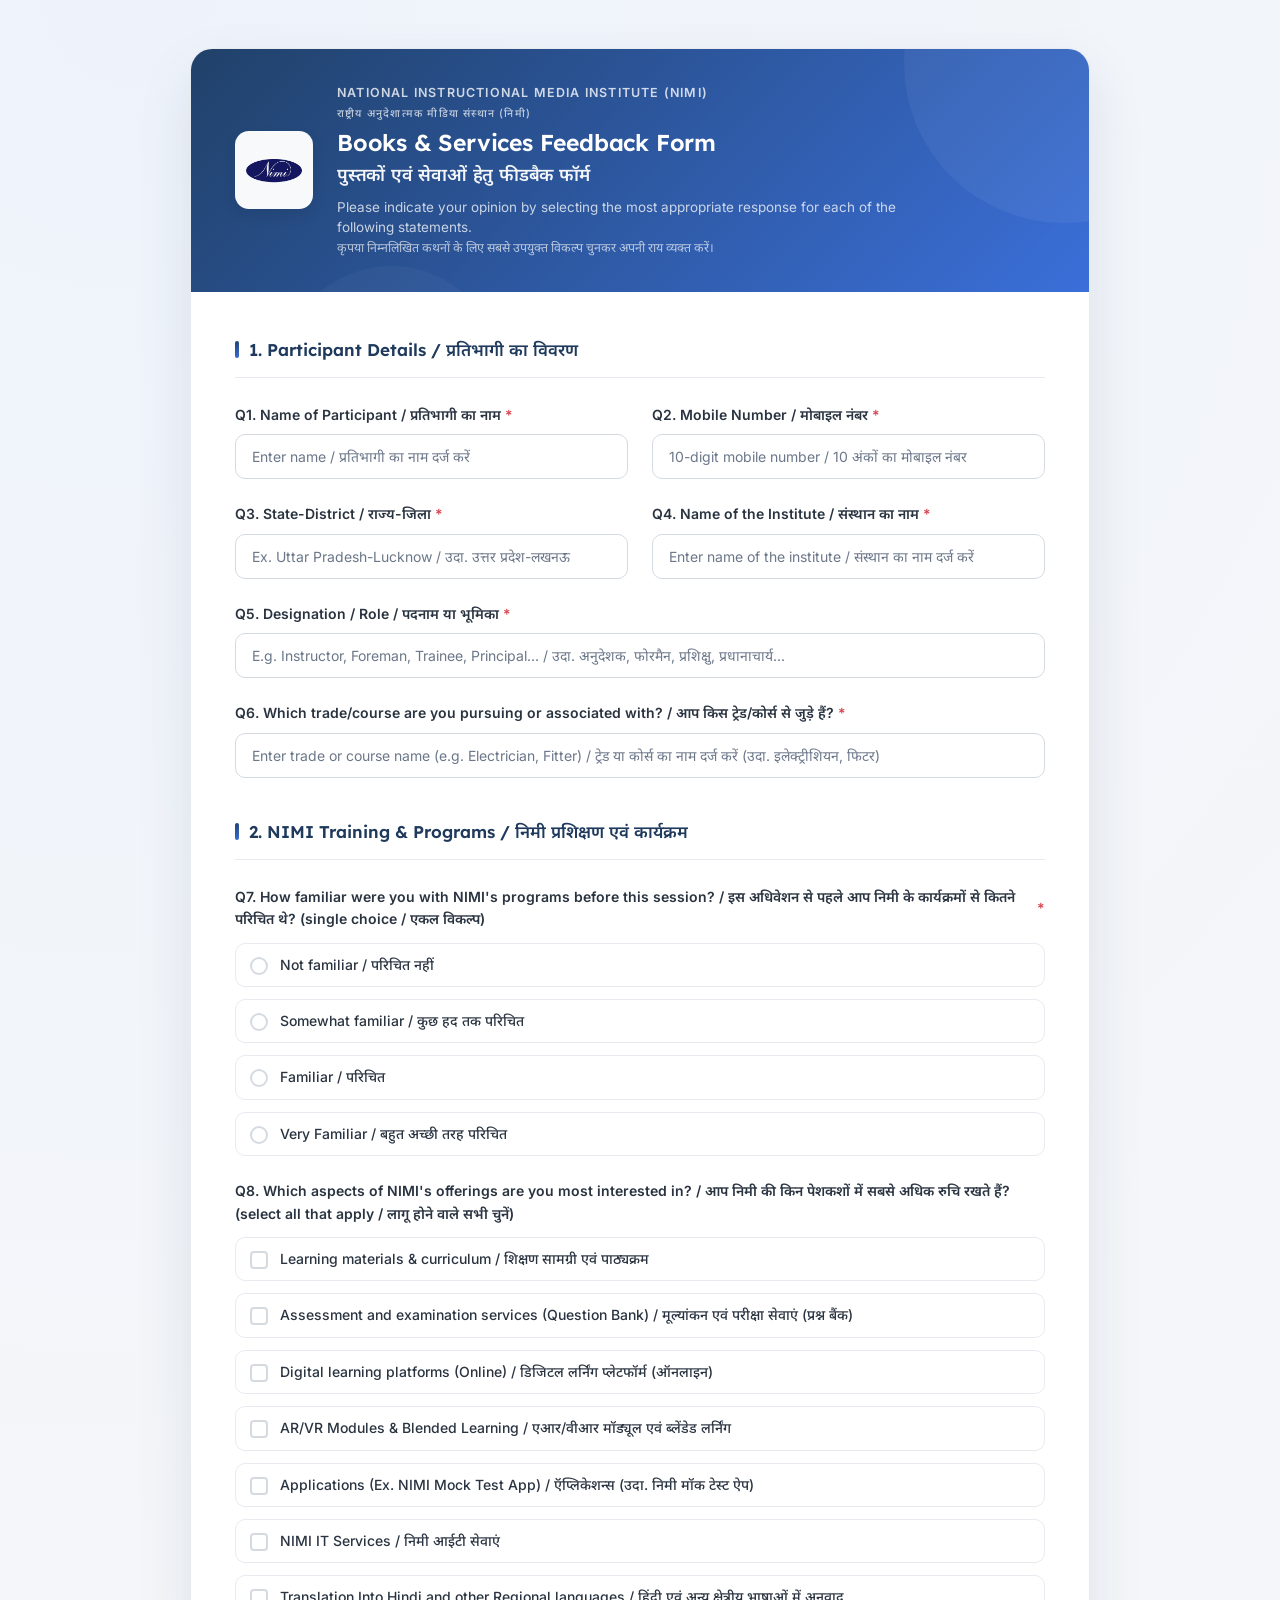
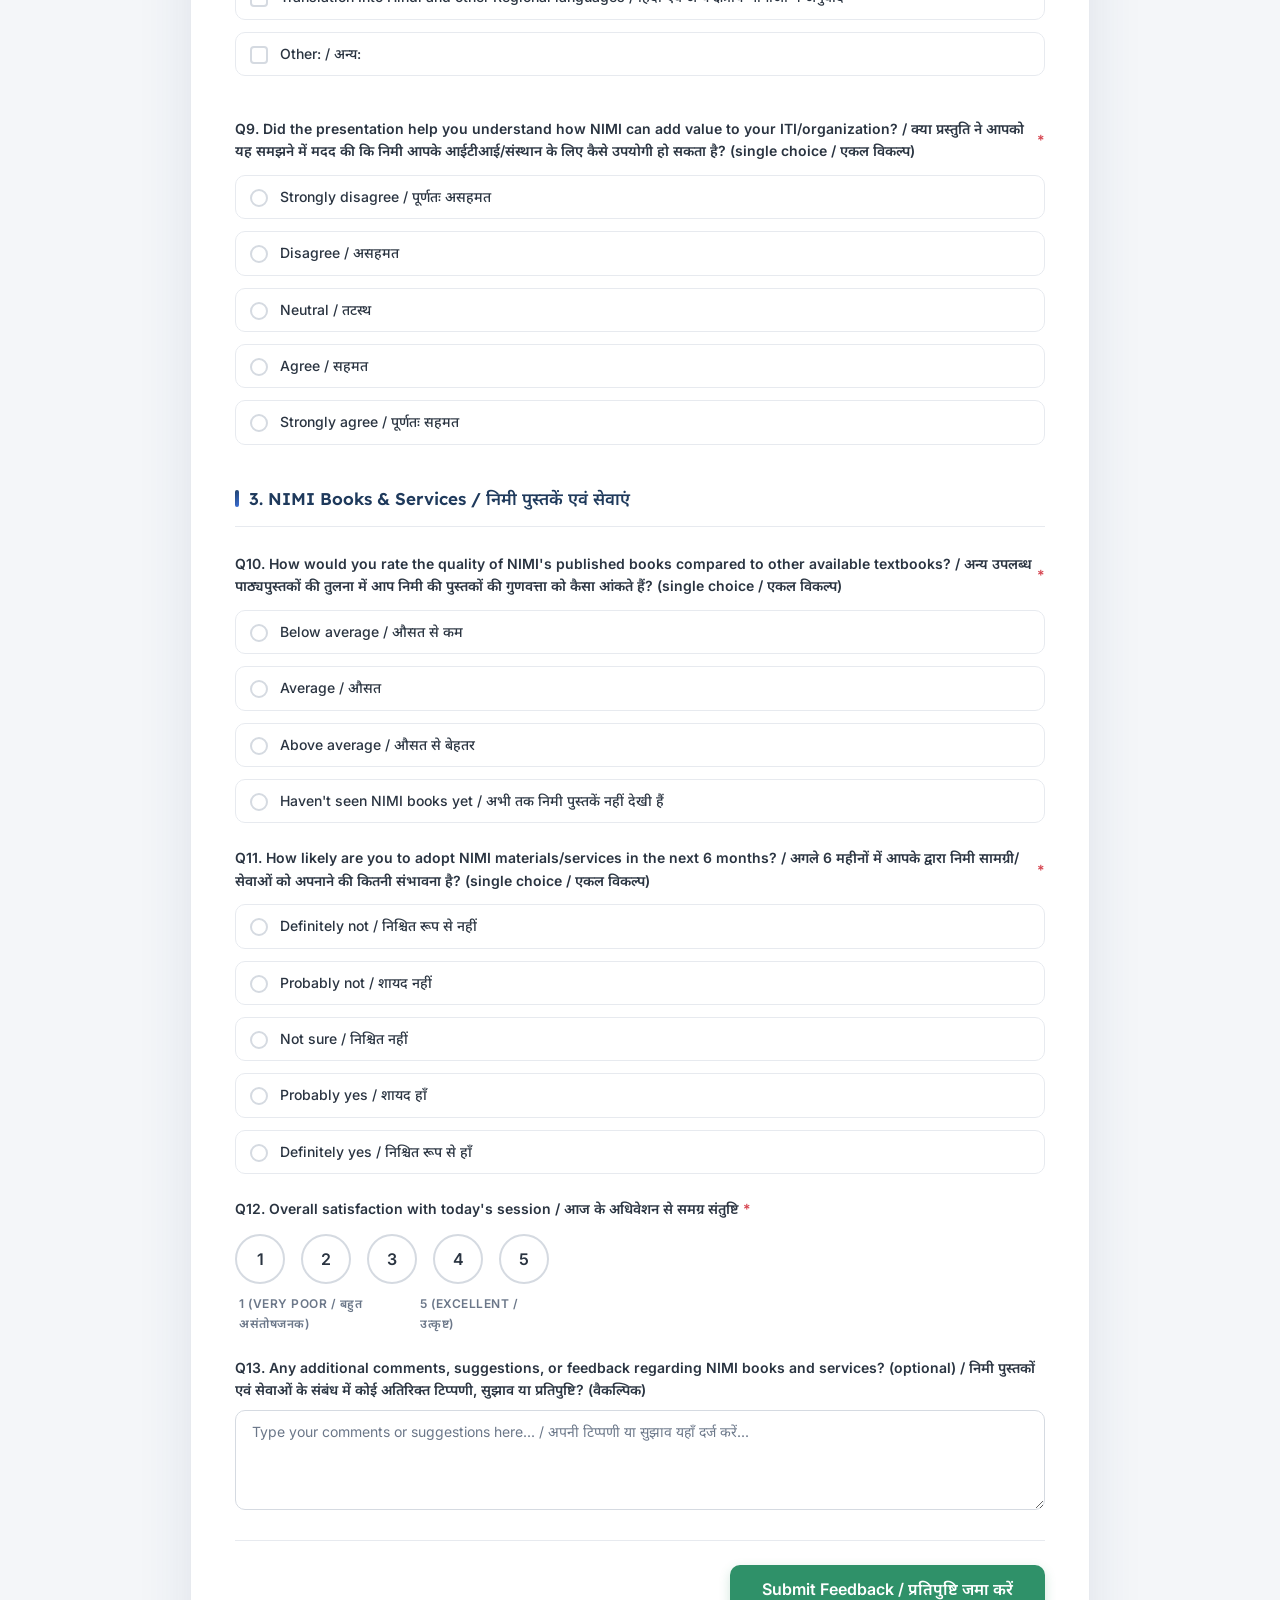
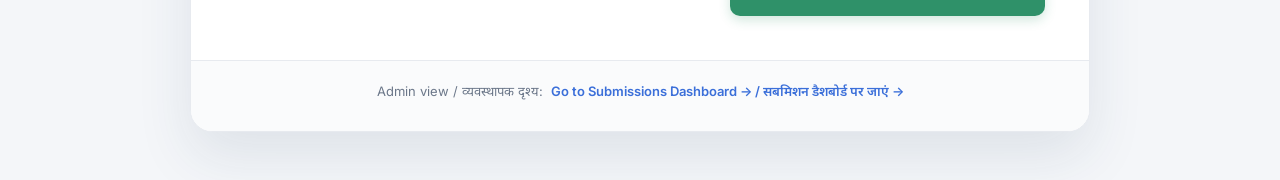
<file: index.html>
<!DOCTYPE html>
<html lang="en">
<head>
  <meta charset="UTF-8">
  <meta name="viewport" content="width=device-width, initial-scale=1.0">
  <title>NIMI Feedback form</title>
  <meta name="description" content="Provide your valuable feedback on NIMI's training programs, books, and digital services.">
  <meta name="application-name" content="NIMI Feedback form">

  <!-- Open Graph / Social Sharing Meta -->
  <meta property="og:title" content="NIMI Feedback form">
  <meta property="og:description" content="Provide your valuable feedback on NIMI's training programs, books, and digital services.">
  <meta property="og:type" content="website">
  <meta property="og:url" content="https://bikram9999-bot.github.io/nimi-feedback-form/">
  <link rel="icon" type="image/png" href="assets/images/nimilogo.png">

  <!-- Resource preconnects to eliminate network connection overhead -->
  <link rel="preconnect" href="https://fonts.googleapis.com">
  <link rel="preconnect" href="https://fonts.gstatic.com" crossorigin>
  <link rel="preconnect" href="https://docs.google.com" crossorigin>

  <!-- Performance-optimized typography loading -->
  <link href="https://fonts.googleapis.com/css2?family=Inter:wght@400;500;600;700&family=Lexend:wght@500;600;700&family=Noto+Sans+Devanagari:wght@400;500;600;700&display=swap" rel="stylesheet">
  <link rel="stylesheet" href="css/style.css">

  <!-- Deferred script execution for zero render blocking -->
  <script src="js/script.js" defer></script>
</head>
<body>

  <div class="main-card">
    <!-- Header Banner styled like NIMI Reference Page -->
    <header class="header-banner">
      <div class="logo-container">
        <img src="assets/images/nimilogo.png" alt="NIMI Logo" class="logo-img" fetchpriority="high" decoding="async">
      </div>
      <div class="header-text">
        <h2>National Instructional Media Institute (NIMI)<br><span style="font-size: 0.85em; font-weight: 500; opacity: 0.92;">राष्ट्रीय अनुदेशात्मक मीडिया संस्थान (निमी)</span></h2>
        <h1>Books & Services Feedback Form<br><span style="font-size: 0.78em; font-weight: 600; opacity: 0.95;">पुस्तकों एवं सेवाओं हेतु फीडबैक फॉर्म</span></h1>
        <p class="header-subtitle">Please indicate your opinion by selecting the most appropriate response for each of the following statements. <br><span style="font-size: 0.92em; opacity: 0.9;">कृपया निम्नलिखित कथनों के लिए सबसे उपयुक्त विकल्प चुनकर अपनी राय व्यक्त करें।</span></p>
      </div>
    </header>

    <!-- Feedback Form -->
    <form id="nimi-feedback-form" class="feedback-form" novalidate>
      
      <!-- Section 1: Participant Details -->
      <section class="form-section">
        <h3 class="section-title">1. Participant Details / प्रतिभागी का विवरण</h3>
        
        <div class="form-grid">
          
          <!-- Q1. Name of Participant (Col 6) -->
          <div class="form-group col-6">
            <label for="q1-name" class="form-label">
              Q1. Name of Participant / प्रतिभागी का नाम <span class="required-star">*</span>
            </label>
            <input type="text" id="q1-name" name="entry.1195055244" class="form-control" placeholder="Enter name / प्रतिभागी का नाम दर्ज करें" required>
            <span class="error-msg">Please enter name of the participant / कृपया प्रतिभागी का नाम दर्ज करें।</span>
          </div>

          <!-- Q2. Mobile Number (Col 6) -->
          <div class="form-group col-6">
            <label for="q2-mobile" class="form-label">
              Q2. Mobile Number / मोबाइल नंबर <span class="required-star">*</span>
            </label>
            <input type="tel" id="q2-mobile" name="entry.403944261" class="form-control" placeholder="10-digit mobile number / 10 अंकों का मोबाइल नंबर" required pattern="[0-9]{10}">
            <span class="error-msg">Please enter a valid 10-digit mobile number / कृपया मान्य 10 अंकों का मोबाइल नंबर दर्ज करें।</span>
          </div>

          <!-- Q3. State-District (Col 6) -->
          <div class="form-group col-6">
            <label for="q3-state-district" class="form-label">
              Q3. State-District / राज्य-जिला <span class="required-star">*</span>
            </label>
            <input type="text" id="q3-state-district" name="entry.1801589120" class="form-control" placeholder="Ex. Uttar Pradesh-Lucknow / उदा. उत्तर प्रदेश-लखनऊ" required>
            <span class="error-msg">Please enter State-District / कृपया राज्य-जिला दर्ज करें।</span>
          </div>

          <!-- Q4. Name of the Institute (Col 6) -->
          <div class="form-group col-6">
            <label for="q4-institute" class="form-label">
              Q4. Name of the Institute / संस्थान का नाम <span class="required-star">*</span>
            </label>
            <input type="text" id="q4-institute" name="entry.8715253" class="form-control" placeholder="Enter name of the institute / संस्थान का नाम दर्ज करें" required>
            <span class="error-msg">Please enter name of the institute / कृपया संस्थान का नाम दर्ज करें।</span>
          </div>

          <!-- Q5. Designation / Role (Col 12) -->
          <div class="form-group col-12">
            <label for="q5-designation" class="form-label">
              Q5. Designation / Role / पदनाम या भूमिका <span class="required-star">*</span>
            </label>
            <input type="text" id="q5-designation" name="entry.1400077911" class="form-control" placeholder="E.g. Instructor, Foreman, Trainee, Principal... / उदा. अनुदेशक, फोरमैन, प्रशिक्षु, प्रधानाचार्य..." required>
            <span class="error-msg">Please enter your designation/role / कृपया अपना पदनाम/भूमिका दर्ज करें।</span>
          </div>

          <!-- Q6. Trade / Course (Col 12) -->
          <div class="form-group col-12">
            <label for="q6-trade" class="form-label">
              Q6. Which trade/course are you pursuing or associated with? / आप किस ट्रेड/कोर्स से जुड़े हैं? <span class="required-star">*</span>
            </label>
            <input type="text" id="q6-trade" name="entry.1853477091" class="form-control" placeholder="Enter trade or course name (e.g. Electrician, Fitter) / ट्रेड या कोर्स का नाम दर्ज करें (उदा. इलेक्ट्रीशियन, फिटर)" required>
            <span class="error-msg">Please enter your trade or course / कृपया अपना ट्रेड या कोर्स दर्ज करें।</span>
          </div>

        </div>


      </section>

      <!-- Section 2: NIMI Training & Programs -->
      <section class="form-section">
        <h3 class="section-title">2. NIMI Training & Programs / निमी प्रशिक्षण एवं कार्यक्रम</h3>
        <div class="form-grid">
          
          <!-- Q7. Familiarity with NIMI -->
          <div class="form-group col-12">
            <label class="form-label">
              Q7. How familiar were you with NIMI's programs before this session? / इस अधिवेशन से पहले आप निमी के कार्यक्रमों से कितने परिचित थे? (single choice / एकल विकल्प) <span class="required-star">*</span>
            </label>
            <div class="options-list">
              <label class="option-item">
                <input type="radio" name="entry.1434337983" value="Not familiar" class="option-input" required>
                <span class="option-label">Not familiar / परिचित नहीं</span>
              </label>
              <label class="option-item">
                <input type="radio" name="entry.1434337983" value="Somewhat familiar" class="option-input">
                <span class="option-label">Somewhat familiar / कुछ हद तक परिचित</span>
              </label>
              <label class="option-item">
                <input type="radio" name="entry.1434337983" value="Familiar" class="option-input">
                <span class="option-label">Familiar / परिचित</span>
              </label>
              <label class="option-item">
                <input type="radio" name="entry.1434337983" value="Very Familiar" class="option-input">
                <span class="option-label">Very Familiar / बहुत अच्छी तरह परिचित</span>
              </label>
            </div>
            <span class="error-msg">Please select your familiarity with NIMI's programs / कृपया अपनी परिचितता का चयन करें।</span>
          </div>

          <!-- Q8. NIMI Aspects of Interest (Checkboxes) -->
          <div class="form-group col-12">
            <label class="form-label">
              Q8. Which aspects of NIMI's offerings are you most interested in? / आप निमी की किन पेशकशों में सबसे अधिक रुचि रखते हैं? (select all that apply / लागू होने वाले सभी चुनें)
            </label>
            <div class="options-list">
              <label class="option-item">
                <input type="checkbox" name="entry.582717725" value="Learning materials &amp; curriculum" class="option-input">
                <span class="option-label">Learning materials &amp; curriculum / शिक्षण सामग्री एवं पाठ्यक्रम</span>
              </label>
              <label class="option-item">
                <input type="checkbox" name="entry.582717725" value="Assessment and examination services (Question Bank)" class="option-input">
                <span class="option-label">Assessment and examination services (Question Bank) / मूल्यांकन एवं परीक्षा सेवाएं (प्रश्न बैंक)</span>
              </label>
              <label class="option-item">
                <input type="checkbox" name="entry.582717725" value="Digital learning platforms (Online)" class="option-input">
                <span class="option-label">Digital learning platforms (Online) / डिजिटल लर्निंग प्लेटफॉर्म (ऑनलाइन)</span>
              </label>
              <label class="option-item">
                <input type="checkbox" name="entry.582717725" value="AR/VR Modules &amp; Blended Learning" class="option-input">
                <span class="option-label">AR/VR Modules &amp; Blended Learning / एआर/वीआर मॉड्यूल एवं ब्लेंडेड लर्निंग</span>
              </label>
              <label class="option-item">
                <input type="checkbox" name="entry.582717725" value="Applications (Ex. NIMI Mock Test App)" class="option-input">
                <span class="option-label">Applications (Ex. NIMI Mock Test App) / ऍप्लिकेशन्स (उदा. निमी मॉक टेस्ट ऐप)</span>
              </label>
              <label class="option-item">
                <input type="checkbox" name="entry.582717725" value="NIMI IT Services" class="option-input">
                <span class="option-label">NIMI IT Services / निमी आईटी सेवाएं</span>
              </label>
              <label class="option-item">
                <input type="checkbox" name="entry.582717725" value="Translation Into HIndi And other Regional languages" class="option-input">
                <span class="option-label">Translation Into Hindi and other Regional languages / हिंदी एवं अन्य क्षेत्रीय भाषाओं में अनुवाद</span>
              </label>
              <label class="option-item">
                <input type="checkbox" name="entry.582717725" value="__other_option__" id="q8-checkbox-other" class="option-input">
                <span class="option-label">Other: / अन्य:</span>
              </label>
            </div>
            <!-- Conditional other response field -->
            <div class="other-input-wrapper" id="q8-other-wrapper">
              <input type="text" name="entry.582717725.other_option_response" id="q8-other-text" class="form-control" placeholder="Please specify other offerings / कृपया अन्य विवरण दर्ज करें">
            </div>
          </div>

          <!-- Q9. Value Addition of Presentation -->
          <div class="form-group col-12">
            <label class="form-label">
              Q9. Did the presentation help you understand how NIMI can add value to your ITI/organization? / क्या प्रस्तुति ने आपको यह समझने में मदद की कि निमी आपके आईटीआई/संस्थान के लिए कैसे उपयोगी हो सकता है? (single choice / एकल विकल्प) <span class="required-star">*</span>
            </label>
            <div class="options-list">
              <label class="option-item">
                <input type="radio" name="entry.1185486809" value="Strongly disagree" class="option-input" required>
                <span class="option-label">Strongly disagree / पूर्णतः असहमत</span>
              </label>
              <label class="option-item">
                <input type="radio" name="entry.1185486809" value="Disagree" class="option-input">
                <span class="option-label">Disagree / असहमत</span>
              </label>
              <label class="option-item">
                <input type="radio" name="entry.1185486809" value="Neutral" class="option-input">
                <span class="option-label">Neutral / तटस्थ</span>
              </label>
              <label class="option-item">
                <input type="radio" name="entry.1185486809" value="Agree" class="option-input">
                <span class="option-label">Agree / सहमत</span>
              </label>
              <label class="option-item">
                <input type="radio" name="entry.1185486809" value="Strongly agree" class="option-input">
                <span class="option-label">Strongly agree / पूर्णतः सहमत</span>
              </label>
            </div>
            <span class="error-msg">Please rate the value addition / कृपया उपयोगिता का मूल्यांकन करें।</span>
          </div>

        </div>
      </section>

      <!-- Section 3: NIMI Books & Services -->
      <section class="form-section">
        <h3 class="section-title">3. NIMI Books & Services / निमी पुस्तकें एवं सेवाएं</h3>
        <div class="form-grid">
          
          <!-- Q10. Quality rating -->
          <div class="form-group col-12">
            <label class="form-label">
              Q10. How would you rate the quality of NIMI's published books compared to other available textbooks? / अन्य उपलब्ध पाठ्यपुस्तकों की तुलना में आप निमी की पुस्तकों की गुणवत्ता को कैसा आंकते हैं? (single choice / एकल विकल्प) <span class="required-star">*</span>
            </label>
            <div class="options-list">
              <label class="option-item">
                <input type="radio" name="entry.366311424" value="below average" class="option-input" required>
                <span class="option-label">Below average / औसत से कम</span>
              </label>
              <label class="option-item">
                <input type="radio" name="entry.366311424" value="Average" class="option-input">
                <span class="option-label">Average / औसत</span>
              </label>
              <label class="option-item">
                <input type="radio" name="entry.366311424" value="Above average" class="option-input">
                <span class="option-label">Above average / औसत से बेहतर</span>
              </label>
              <label class="option-item">
                <input type="radio" name="entry.366311424" value="Haven't seen NIMI books yet" class="option-input">
                <span class="option-label">Haven't seen NIMI books yet / अभी तक निमी पुस्तकें नहीं देखी हैं</span>
              </label>
            </div>
            <span class="error-msg">Please rate how NIMI books compare / कृपया निमी पुस्तकों की तुलना का मूल्यांकन करें।</span>
          </div>

          <!-- Q11. Likelihood to Adopt (Radios) -->
          <div class="form-group col-12">
            <label class="form-label">
              Q11. How likely are you to adopt NIMI materials/services in the next 6 months? / अगले 6 महीनों में आपके द्वारा निमी सामग्री/सेवाओं को अपनाने की कितनी संभावना है? (single choice / एकल विकल्प) <span class="required-star">*</span>
            </label>
            <div class="options-list">
              <label class="option-item">
                <input type="radio" name="entry.619211593" value="Definitely not" class="option-input" required>
                <span class="option-label">Definitely not / निश्चित रूप से नहीं</span>
              </label>
              <label class="option-item">
                <input type="radio" name="entry.619211593" value="Probably not" class="option-input">
                <span class="option-label">Probably not / शायद नहीं</span>
              </label>
              <label class="option-item">
                <input type="radio" name="entry.619211593" value="Not sure" class="option-input">
                <span class="option-label">Not sure / निश्चित नहीं</span>
              </label>
              <label class="option-item">
                <input type="radio" name="entry.619211593" value="Probably yes" class="option-input">
                <span class="option-label">Probably yes / शायद हाँ</span>
              </label>
              <label class="option-item">
                <input type="radio" name="entry.619211593" value="Definitely yes" class="option-input">
                <span class="option-label">Definitely yes / निश्चित रूप से हाँ</span>
              </label>
            </div>
            <span class="error-msg">Please select your likelihood of adoption / कृपया अपनाने की संभावना का चयन करें।</span>
          </div>

          <!-- Q12. Overall Satisfaction (1-5 Rating) -->
          <div class="form-group col-12">
            <label class="form-label">
              Q12. Overall satisfaction with today's session / आज के अधिवेशन से समग्र संतुष्टि <span class="required-star">*</span>
            </label>
            <div class="rating-scale-container">
              <div class="rating-scale">
                <label class="rating-option">
                  <input type="radio" name="entry.484827684" value="1" required>
                  <span class="rating-number">1</span>
                </label>
                <label class="rating-option">
                  <input type="radio" name="entry.484827684" value="2">
                  <span class="rating-number">2</span>
                </label>
                <label class="rating-option">
                  <input type="radio" name="entry.484827684" value="3">
                  <span class="rating-number">3</span>
                </label>
                <label class="rating-option">
                  <input type="radio" name="entry.484827684" value="4">
                  <span class="rating-number">4</span>
                </label>
                <label class="rating-option">
                  <input type="radio" name="entry.484827684" value="5">
                  <span class="rating-number">5</span>
                </label>
              </div>
              <div class="rating-labels">
                <span>1 (Very Poor / बहुत असंतोषजनक)</span>
                <span>5 (Excellent / उत्कृष्ट)</span>
              </div>
            </div>
            <span class="error-msg">Please rate your overall satisfaction / कृपया अपनी समग्र संतुष्टि का मूल्यांकन करें।</span>
          </div>

          <!-- Q13. Additional Comments -->
          <div class="form-group col-12">
            <label for="q13-comments" class="form-label">
              Q13. Any additional comments, suggestions, or feedback regarding NIMI books and services? (optional) / निमी पुस्तकों एवं सेवाओं के संबंध में कोई अतिरिक्त टिप्पणी, सुझाव या प्रतिपुष्टि? (वैकल्पिक)
            </label>
            <textarea id="q13-comments" name="entry.1849007445" class="form-control" placeholder="Type your comments or suggestions here... / अपनी टिप्पणी या सुझाव यहाँ दर्ज करें..."></textarea>
          </div>

        </div>
      </section>

      <!-- Form Submission Action -->
      <div class="form-actions">
        <button type="submit" id="submit-btn" class="btn-submit">
          <span class="spinner" id="btn-spinner"></span>
          <span id="btn-text">Submit Feedback / प्रतिपुष्टि जमा करें</span>
        </button>
      </div>

    </form>

    <!-- Subtle footer linking to submissions dashboard -->
    <div style="text-align: center; padding: 20px 0 30px; border-top: 1px solid var(--border-color); background-color: #fafbfc; display: flex; justify-content: center; align-items: center; gap: 8px;">
      <span style="font-size: 13px; color: var(--text-muted);">Admin view / व्यवस्थापक दृश्य:</span>
      <a href="dashboard.html" style="font-size: 13px; color: var(--primary-color); text-decoration: none; font-weight: 600; transition: color var(--transition-fast);" onmouseover="this.style.color='var(--primary-hover)'" onmouseout="this.style.color='var(--primary-color)'">
        Go to Submissions Dashboard &rarr; / सबमिशन डैशबोर्ड पर जाएं &rarr;
      </a>
    </div>
  </div>

  <!-- Success Modal Popup -->
  <div class="modal-overlay" id="success-modal">
    <div class="modal-card">
      <div class="success-icon-container">
        <svg class="success-svg" viewBox="0 0 52 52">
          <circle class="success-circle" cx="26" cy="26" r="25" fill="none"/>
          <path class="success-check" fill="none" d="M14.1 27.2l7.1 7.2 16.7-16.8"/>
        </svg>
      </div>
      <h3>Feedback Submitted! / प्रतिपुष्टि दर्ज हो गई!</h3>
      <p>Thank you for taking the time to share your feedback. Your response has been recorded successfully. / अपना बहुमूल्य फीडबैक साझा करने के लिए धन्यवाद। आपकी प्रतिक्रिया सफलतापूर्वक दर्ज कर ली गई है।</p>
      <button class="btn-modal-close" id="close-modal-btn">Close / बंद करें</button>
    </div>
  </div>

</body>
</html>
</file>
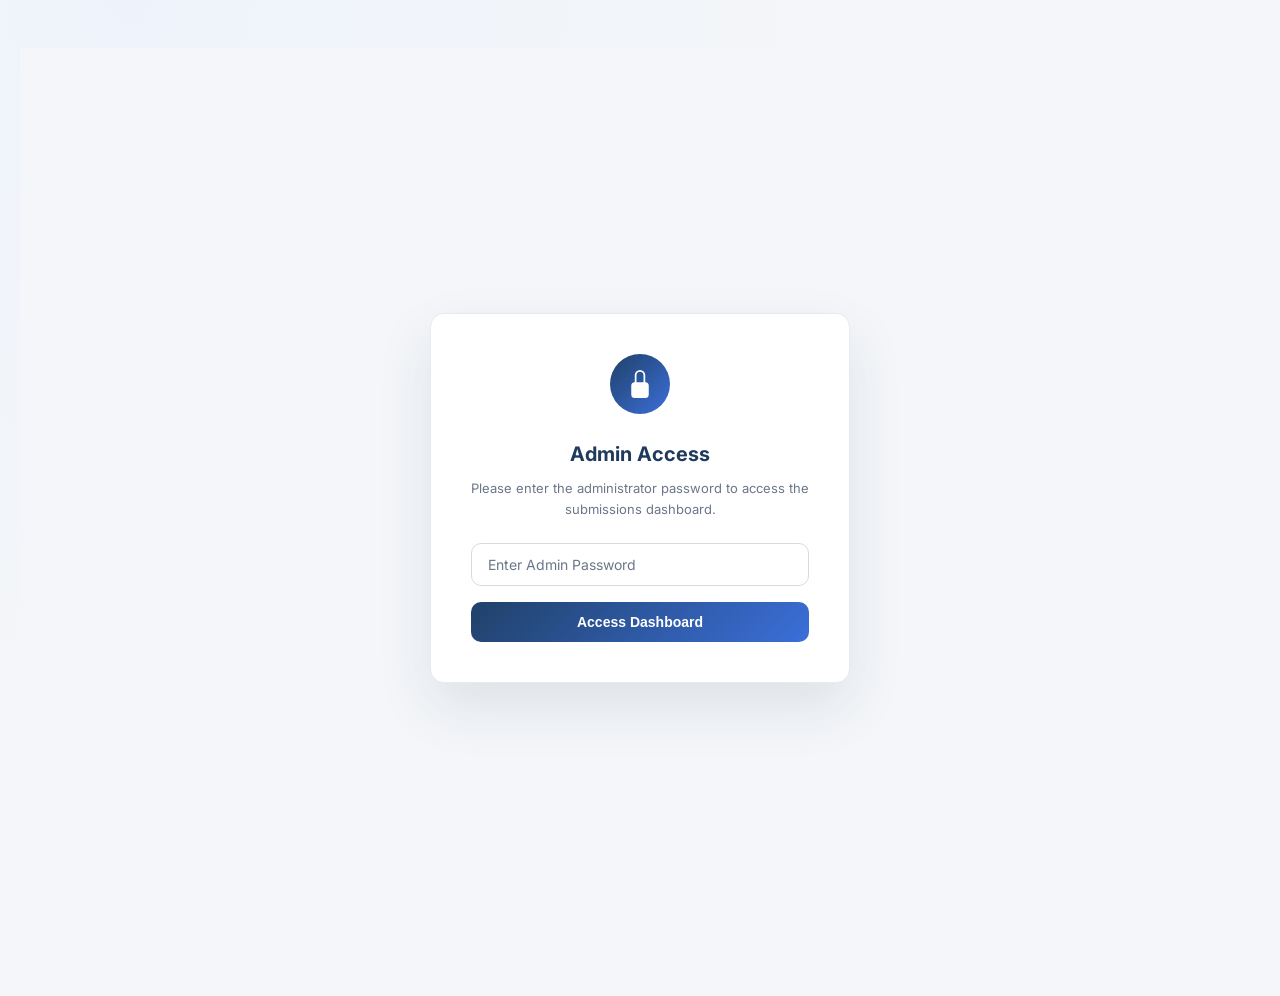
<file: dashboard.html>
<!DOCTYPE html>
<html lang="en">
<head>
  <meta charset="UTF-8">
  <meta name="viewport" content="width=device-width, initial-scale=1.0">
  <title>NIMI Feedback Submissions Dashboard</title>
  <meta name="description" content="View and manage the collected feedback for NIMI training sessions.">
  <link rel="icon" type="image/png" href="assets/images/nimilogo.png">
  <!-- Resource preconnects to eliminate network connection overhead -->
  <link rel="preconnect" href="https://fonts.googleapis.com">
  <link rel="preconnect" href="https://fonts.gstatic.com" crossorigin>

  <!-- Performance-optimized typography loading -->
  <link href="https://fonts.googleapis.com/css2?family=Inter:wght@400;500;600;700&family=Lexend:wght@500;600;700&display=swap" rel="stylesheet">
  <link rel="stylesheet" href="css/style.css">
  <style>
    /* Dashboard specific overrides and extensions */
    .dashboard-container {
      padding: 40px;
      max-width: 1200px;
      width: 100%;
      margin: 0 auto;
    }
    
    .dashboard-header {
      display: flex;
      justify-content: space-between;
      align-items: center;
      margin-bottom: 30px;
      gap: 20px;
    }

    .dashboard-title-area {
      display: flex;
      align-items: center;
      gap: 16px;
    }

    .btn-nav-back {
      font-family: var(--font-family);
      font-size: 14px;
      font-weight: 600;
      color: var(--primary-color);
      background-color: var(--primary-light);
      border: none;
      border-radius: var(--radius-sm);
      padding: 10px 20px;
      cursor: pointer;
      text-decoration: none;
      transition: background-color var(--transition-fast), color var(--transition-fast);
      display: inline-flex;
      align-items: center;
      gap: 8px;
    }

    .btn-nav-back:hover {
      background-color: var(--primary-color);
      color: #ffffff;
    }

    /* Stats Grid Layout */
    .stats-grid {
      display: grid;
      grid-template-columns: repeat(auto-fit, minmax(240px, 1fr));
      gap: 24px;
      margin-bottom: 30px;
    }

    .stat-card {
      background: var(--card-bg);
      border: 1px solid var(--border-color);
      border-radius: var(--radius-md);
      padding: 24px;
      box-shadow: var(--shadow-sm);
      display: flex;
      flex-direction: column;
      gap: 8px;
      transition: transform var(--transition-fast), box-shadow var(--transition-fast);
    }

    .stat-card:hover {
      transform: translateY(-2px);
      box-shadow: var(--shadow-md);
    }

    .stat-card .label {
      font-size: 12px;
      font-weight: 600;
      color: var(--text-muted);
      text-transform: uppercase;
      letter-spacing: 0.5px;
    }

    .stat-card .value {
      font-size: 32px;
      font-weight: 700;
      color: var(--accent-blue);
      line-height: 1;
    }

    .stat-card .description {
      font-size: 12px;
      color: var(--text-muted);
    }

    /* Controls Panel */
    .controls-panel {
      background: var(--card-bg);
      border: 1px solid var(--border-color);
      border-radius: var(--radius-md);
      padding: 20px 24px;
      margin-bottom: 24px;
      box-shadow: var(--shadow-sm);
      display: flex;
      justify-content: space-between;
      align-items: center;
      flex-wrap: wrap;
      gap: 16px;
    }

    .search-filter-group {
      display: flex;
      align-items: center;
      gap: 12px;
      flex-wrap: wrap;
      flex-grow: 1;
      max-width: 600px;
    }

    .search-input-wrapper {
      position: relative;
      flex-grow: 1;
      min-width: 200px;
    }

    .filter-select {
      min-width: 140px;
    }

    .action-buttons {
      display: flex;
      align-items: center;
      gap: 12px;
    }

    .btn-action {
      font-family: var(--font-family);
      font-size: 14px;
      font-weight: 600;
      border: none;
      border-radius: var(--radius-sm);
      padding: 12px 24px;
      cursor: pointer;
      display: inline-flex;
      align-items: center;
      gap: 8px;
      transition: background-color var(--transition-fast), transform var(--transition-fast);
    }

    .btn-export {
      background-color: var(--success-color);
      color: #ffffff;
    }

    .btn-export:hover {
      background-color: #146c43;
    }

    .btn-clear {
      background-color: var(--danger-color);
      color: #ffffff;
    }

    .btn-clear:hover {
      background-color: #b02a37;
    }

    /* Data Table Section */
    .table-container {
      background: var(--card-bg);
      border: 1px solid var(--border-color);
      border-radius: var(--radius-md);
      box-shadow: var(--shadow-md);
      overflow-x: auto;
      margin-bottom: 40px;
    }

    .data-table {
      width: 100%;
      border-collapse: collapse;
      text-align: left;
      font-size: 14px;
    }

    .data-table th {
      background-color: var(--primary-light);
      color: var(--accent-blue);
      font-weight: 600;
      padding: 16px 20px;
      border-bottom: 2px solid var(--border-color);
      white-space: nowrap;
    }

    .data-table td {
      padding: 16px 20px;
      border-bottom: 1px solid var(--border-color);
      color: var(--text-main);
    }

    .data-table tbody tr {
      transition: background-color var(--transition-fast);
    }

    .data-table tbody tr:hover {
      background-color: #f8fafc;
    }

    .rating-badge {
      display: inline-flex;
      align-items: center;
      justify-content: center;
      font-weight: 600;
      border-radius: 20px;
      width: 30px;
      height: 30px;
      font-size: 13px;
    }

    .rating-badge.high {
      background-color: var(--success-light);
      color: var(--success-color);
    }

    .rating-badge.mid {
      background-color: #fef3c7;
      color: #d97706;
    }

    .rating-badge.low {
      background-color: var(--danger-light);
      color: var(--danger-color);
    }

    .comments-cell {
      max-width: 250px;
      overflow: hidden;
      text-overflow: ellipsis;
      white-space: nowrap;
    }

    /* Empty state */
    .empty-state {
      padding: 60px 40px;
      text-align: center;
      display: flex;
      flex-direction: column;
      align-items: center;
      justify-content: center;
      gap: 16px;
    }

    .empty-state svg {
      width: 80px;
      height: 80px;
      color: var(--text-muted);
      opacity: 0.5;
    }

    .empty-state h3 {
      font-size: 18px;
      font-weight: 600;
      color: var(--text-main);
    }

    .empty-state p {
      font-size: 14px;
      color: var(--text-muted);
      max-width: 400px;
    }

    @media (max-width: 768px) {
      .dashboard-container {
        padding: 20px 10px;
      }

      .dashboard-header {
        flex-direction: column;
        align-items: flex-start;
      }

      .controls-panel {
        flex-direction: column;
        align-items: stretch;
      }

      .action-buttons {
        justify-content: space-between;
      }

      .btn-action {
        flex-grow: 1;
        justify-content: center;
      }
    }
  </style>
</head>
<body style="display: block; min-height: 100vh; background-color: var(--bg-primary);">

  <!-- Admin Password Login Screen -->
  <div id="login-container" style="display: flex; justify-content: center; align-items: center; min-height: 100vh; background-color: var(--bg-primary); padding: 20px;">
    <div class="main-card" style="max-width: 420px; padding: 40px; border-radius: var(--radius-md); box-shadow: var(--shadow-lg); text-align: center; background-color: var(--card-bg); border: 1px solid var(--border-color); animation: slideUp 0.6s cubic-bezier(0.16, 1, 0.3, 1) forwards;">
      <div style="background: var(--primary-gradient); width: 60px; height: 60px; border-radius: 50%; display: flex; align-items: center; justify-content: center; margin: 0 auto 24px; color: white;">
        <svg width="28" height="28" fill="currentColor" viewBox="0 0 16 16">
          <path d="M8 1a2 2 0 0 1 2 2v4H6V3a2 2 0 0 1 2-2zm3 6V3a3 3 0 0 0-6 0v4a2 2 0 0 0-2 2v5a2 2 0 0 0 2 2h6a2 2 0 0 0 2-2V9a2 2 0 0 0-2-2z"/>
        </svg>
      </div>
      <h2 style="font-size: 20px; font-weight: 700; color: var(--accent-blue); margin-bottom: 8px;">Admin Access</h2>
      <p style="font-size: 13px; color: var(--text-muted); margin-bottom: 24px;">Please enter the administrator password to access the submissions dashboard.</p>
      
      <form id="login-form" style="display: flex; flex-direction: column; gap: 16px;">
        <div style="text-align: left; position: relative;">
          <input type="password" id="login-password" class="form-control" placeholder="Enter Admin Password" required style="padding: 12px 16px; font-size: 14px; width: 100%; border: 1px solid var(--input-border); border-radius: var(--radius-sm); outline: none; transition: border-color var(--transition-fast);">
          <span id="login-error" style="display: none; margin-top: 8px; color: var(--danger-color); font-size: 12px; font-weight: 500;">Incorrect password. Please try again.</span>
        </div>
        <button type="submit" style="width: 100%; padding: 12px 20px; font-size: 14px; font-weight: 600; border-radius: var(--radius-sm); border: none; background: var(--primary-gradient); color: white; cursor: pointer; display: flex; align-items: center; justify-content: center; gap: 8px; transition: opacity var(--transition-fast);" onmouseover="this.style.opacity='0.9'" onmouseout="this.style.opacity='1'">
          Access Dashboard
        </button>
      </form>
    </div>
  </div>

  <div class="dashboard-container" id="dashboard-container" style="display: none;">
    
    <!-- Top Header Navigation -->
    <header class="dashboard-header">
      <div class="dashboard-title-area" style="display: flex; justify-content: space-between; align-items: center; width: 100%; flex-wrap: wrap; gap: 16px;">
        <div style="display: flex; align-items: center; gap: 16px;">
          <a href="index.html" class="btn-nav-back">
            <svg width="16" height="16" fill="currentColor" viewBox="0 0 16 16">
              <path fill-rule="evenodd" d="M15 8a.5.5 0 0 0-.5-.5H2.707l3.147-3.146a.5.5 0 1 0-.708-.708l-4 4a.5.5 0 0 0 0 .708l4 4a.5.5 0 0 0 .708-.708L2.707 8.5H14.5A.5.5 0 0 0 15 8z"/>
            </svg>
            Back to Form
          </a>
          <div>
            <h2 style="font-size: 14px; color: var(--text-muted); text-transform: uppercase; letter-spacing: 1px; font-weight: 600; margin-bottom: 2px;">NIMI Admin Panel</h2>
            <h1 style="font-size: 24px; font-weight: 700; color: var(--accent-blue); line-height: 1.2;">Feedback Submissions</h1>
          </div>
        </div>
        
        <!-- Settings button -->
        <button id="btn-sync-settings" class="btn-action" style="background-color: var(--card-bg); border: 1px solid var(--border-color); color: var(--text-main); font-weight: 600; padding: 10px 16px; border-radius: var(--radius-sm); font-size: 13px; display: flex; align-items: center; gap: 8px; cursor: pointer; transition: all var(--transition-fast);" onmouseover="this.style.backgroundColor='var(--primary-light)'; this.style.borderColor='var(--primary-color)'; this.style.color='var(--primary-color)'" onmouseout="this.style.backgroundColor='var(--card-bg)'; this.style.borderColor='var(--border-color)'; this.style.color='var(--text-main)'">
          <svg width="16" height="16" fill="currentColor" viewBox="0 0 16 16">
            <path d="M9.405 1.05c-.413-1.4-2.397-1.4-2.81 0l-.1.34a1.464 1.464 0 0 1-2.105.872l-.31-.17c-1.283-.698-2.686.705-1.987 1.987l.169.311c.446.82.023 1.841-.872 2.105l-.34.1c-1.4.413-1.4 2.397 0 2.81l.34.1a1.464 1.464 0 0 1 .872 2.105l-.17.31c-.698 1.283.705 2.686 1.987 1.987l.311-.169a1.464 1.464 0 0 1 2.105.872l.1.34c.413 1.4 2.397 1.4 2.81 0l.1-.34a1.464 1.464 0 0 1 2.105-.872l.31.17c1.283.698 2.686-.705 1.987-1.987l-.169-.311a1.464 1.464 0 0 1 .872-2.105l.34-.1c1.4-.413 1.4-2.397 0-2.81l-.34-.1a1.464 1.464 0 0 1-.872-2.105l.17-.31c.698-1.283-.705-2.686-1.987-1.987l-.311.169a1.464 1.464 0 0 1-2.105-.872l-.1-.34zM8 10.93a2.929 2.929 0 1 1 0-5.86 2.929 2.929 0 0 1 0 5.858z"/>
          </svg>
          Google Sheets Sync
        </button>
      </div>
    </header>

    <!-- Sync Settings Section (Hidden by default) -->
    <section id="sync-settings-card" class="table-container" style="display: none; padding: 24px; margin-bottom: 24px; background: var(--card-bg); border-radius: var(--radius-md); border: 1px solid var(--border-color); box-shadow: var(--shadow-md);">
      <h3 style="font-size: 16px; font-weight: 600; color: var(--accent-blue); margin-bottom: 12px; display: flex; align-items: center; gap: 8px;">
        <svg width="18" height="18" fill="currentColor" viewBox="0 0 16 16"><path d="M12.44 3.2a1 1 0 1 1 0 2 1 1 0 0 1 0-2zm-6 0a1 1 0 1 1 0 2 1 1 0 0 1 0-2zm-3 3a1 1 0 1 1 0 2 1 1 0 0 1 0-2zm6 0a1 1 0 1 1 0 2 1 1 0 0 1 0-2zm3 3a1 1 0 1 1 0 2 1 1 0 0 1 0-2zm-6 0a1 1 0 1 1 0 2 1 1 0 0 1 0-2z"/></svg>
        Google Sheets Integration Settings
      </h3>
      
      <div style="background-color: var(--primary-light); color: var(--accent-blue); padding: 12px 16px; border-radius: var(--radius-sm); font-size: 13px; line-height: 1.5; margin-bottom: 16px; border-left: 4px solid var(--primary-color);">
        <strong>How to link your Google Sheet:</strong><br>
        1. Open your Google Sheet linked to the form.<br>
        2. Click <strong>File ➔ Share ➔ Publish to web</strong>.<br>
        3. Select your response tab name (e.g. <strong>"Form Responses 1"</strong>) instead of "Entire Document".<br>
        4. Select <strong>"Comma-separated values (.csv)"</strong> instead of "Web page".<br>
        5. Click <strong>Publish</strong>, copy the generated link, and paste it below.
      </div>

      <div style="display: flex; flex-direction: column; gap: 12px;">
        <div style="display: flex; gap: 12px; align-items: center;">
          <input type="text" id="csv-url-input" class="form-control" placeholder="https://docs.google.com/spreadsheets/d/e/2PACX-.../pub?gid=...&single=true&output=csv" style="flex-grow: 1; padding: 12px 16px; border-radius: var(--radius-sm); border: 1px solid var(--input-border); font-size: 13px;">
          <button id="btn-save-csv-url" class="btn-action btn-export" style="padding: 12px 20px; font-size: 13px; font-weight: 600; cursor: pointer; border-radius: var(--radius-sm); background-color: var(--primary-color); color: white; border: none; transition: background-color var(--transition-fast);" onmouseover="this.style.backgroundColor='var(--primary-hover)'" onmouseout="this.style.backgroundColor='var(--primary-color)'">Save Link</button>
        </div>
        <div style="display: flex; justify-content: space-between; align-items: center; font-size: 12px; color: var(--text-muted);">
          <span id="sync-status">Status: Using Local Storage data</span>
          <button id="btn-disable-sync" style="background: none; border: none; color: var(--danger-color); cursor: pointer; font-weight: 500; font-size: 12px; display: none;" onmouseover="this.style.textDecoration='underline'" onmouseout="this.style.textDecoration='none'">Disconnect Sheet & Use Local Storage</button>
        </div>
      </div>
    </section>

    <!-- Metrics Cards Grid -->
    <section class="stats-grid">
      
      <!-- Total Submissions Card -->
      <div class="stat-card">
        <span class="label">Total Responses</span>
        <span class="value" id="stat-total">0</span>
        <span class="description">Submissions collected locally</span>
      </div>

      <!-- Value Addition Card -->
      <div class="stat-card">
        <span class="label">Positive Value Rate</span>
        <span class="value" id="stat-value-rate">-</span>
        <span class="description">Agree or Strongly Agree</span>
      </div>

      <!-- Positive Response Rate Card -->
      <div class="stat-card">
        <span class="label">Top Book Quality</span>
        <span class="value" id="stat-book-quality">-</span>
        <span class="description">Rated Above average</span>
      </div>

    </section>

    <!-- Filter & Action Panel -->
    <section class="controls-panel">
      
      <!-- Search & Rating Filters -->
      <div class="search-filter-group">
        <div class="search-input-wrapper">
          <input type="text" id="search-input" class="form-control" placeholder="Search by name, institute, state...">
        </div>
        <select id="designation-filter" class="form-control filter-select">
          <option value="">All Designations</option>
          <option value="INSTRUCTOR">Instructor</option>
          <option value="FOREMAN">Foreman</option>
          <option value="TRAINEE">Trainee</option>
          <option value="Other">Other Roles</option>
        </select>
      </div>

      <!-- Action buttons -->
      <div class="action-buttons">
        <button id="export-csv-btn" class="btn-action btn-export">
          <svg width="16" height="16" fill="currentColor" viewBox="0 0 16 16">
            <path d="M.5 9.9a.5.5 0 0 1 .5.5v2.5a1 1 0 0 0 1 1h12a1 1 0 0 0 1-1v-2.5a.5.5 0 0 1 1 0v2.5a2 2 0 0 1-2 2H2a2 2 0 0 1-2-2v-2.5a.5.5 0 0 1 .5-.5z"/>
            <path d="M7.646 11.854a.5.5 0 0 0 .708 0l3-3a.5.5 0 0 0-.708-.708L8.5 10.293V1.5a.5.5 0 0 0-1 0v8.793L5.354 8.146a.5.5 0 1 0-.708.708l3 3z"/>
          </svg>
          Export CSV
        </button>
        <button id="clear-data-btn" class="btn-action btn-clear">
          <svg width="16" height="16" fill="currentColor" viewBox="0 0 16 16">
            <path d="M5.5 5.5A.5.5 0 0 1 6 6v6a.5.5 0 0 1-1 0V6a.5.5 0 0 1 .5-.5zm2.5 0a.5.5 0 0 1 .5.5v6a.5.5 0 0 1-1 0V6a.5.5 0 0 1 .5-.5zm3 .5a.5.5 0 0 0-1 0v6a.5.5 0 0 0 1 0V6z"/>
            <path fill-rule="evenodd" d="M14.5 3a1 1 0 0 1-1 1H13v9a2 2 0 0 1-2 2H5a2 2 0 0 1-2-2V4h-.5a1 1 0 0 1-1-1V2a1 1 0 0 1 1-1H6a1 1 0 0 1 1-1h2a1 1 0 0 1 1 1h3.5a1 1 0 0 1 1 1v1zM4.118 4 4 4.059V13a1 1 0 0 0 1 1h6a1 1 0 0 0 1-1V4.059L11.882 4H4.118zM2.5 3V2h11v1h-11z"/>
          </svg>
          Clear Data
        </button>
      </div>

    </section>

    <!-- Data Display Table -->
    <section class="table-container">
      
        <table class="data-table" id="submissions-table" style="display: none;">
        <thead>
          <tr>
            <th>Timestamp</th>
            <th>Name</th>
            <th>Mobile</th>
            <th>State-District</th>
            <th>Institute</th>
            <th>Designation</th>
            <th>Trade</th>
            <th>Familiarity</th>
            <th>Book Quality</th>
            <th>Likelihood</th>
            <th>Satisfaction</th>
            <th>Comments</th>
          </tr>
        </thead>
        <tbody id="table-body">
          <!-- Rows dynamically added -->
        </tbody>
      </table>

      <!-- Empty state illustration -->
      <div class="empty-state" id="empty-state-view">
        <svg fill="none" stroke="currentColor" viewBox="0 0 24 24" xmlns="http://www.w3.org/2000/svg">
          <path stroke-linecap="round" stroke-linejoin="round" stroke-width="1.5" d="M9 5H7a2 2 0 00-2 2v12a2 2 0 002 2h10a2 2 0 002-2V7a2 2 0 00-2-2h-2M9 5a2 2 0 002 2h2a2 2 0 002-2M9 5a2 2 0 002 2h2a2 2 0 002-2M9 5a2 2 0 002 2h2a2 2 0 002-2M9 5a2 2 0 012-2h2a2 2 0 012 2m-3 7h3m-3 4h3m-6-4h.01M9 16h.01"></path>
        </svg>
        <h3>No responses recorded yet</h3>
        <p>Ensure you submit the feedback form first. Responses will be cached locally in your browser storage and shown here.</p>
      </div>

    </section>

  </div>

  <script>
    document.addEventListener('DOMContentLoaded', () => {
      // Password validation DOM
      const loginContainer = document.getElementById('login-container');
      const dashboardContainer = document.getElementById('dashboard-container');
      const loginForm = document.getElementById('login-form');
      const loginPassword = document.getElementById('login-password');
      const loginError = document.getElementById('login-error');

      // Pre-computed SHA-256 hash for "NIMI@Admin2026"
      const targetHash = "c64b129a78e9008e2a34bb29ee000287b72bd058d7bc4d827e452d2be039bcd8";

      // Helper to compute SHA-256 hash
      async function sha256(message) {
        const msgBuffer = new TextEncoder().encode(message);
        const hashBuffer = await crypto.subtle.digest('SHA-256', msgBuffer);
        const hashArray = Array.from(new Uint8Array(hashBuffer));
        return hashArray.map(b => b.toString(16).padStart(2, '0')).join('');
      }

      // Always require login on page load/refresh
      loginContainer.style.display = 'flex';
      dashboardContainer.style.display = 'none';

      loginForm.addEventListener('submit', async (e) => {
        e.preventDefault();
        const pwd = loginPassword.value;
        const hash = await sha256(pwd);
        if (hash === targetHash) {
          loginContainer.style.display = 'none';
          dashboardContainer.style.display = 'block';
          loginError.style.display = 'none';
          loadData();
        } else {
          loginError.style.display = 'block';
          loginPassword.value = '';
          loginPassword.focus();
        }
      });

      const statTotal = document.getElementById('stat-total');
      const statValueRate = document.getElementById('stat-value-rate');
      const statBookQuality = document.getElementById('stat-book-quality');
      
      const searchInput = document.getElementById('search-input');
      const designationFilter = document.getElementById('designation-filter');
      const exportCsvBtn = document.getElementById('export-csv-btn');
      const clearDataBtn = document.getElementById('clear-data-btn');
      
      const table = document.getElementById('submissions-table');
      const tableBody = document.getElementById('table-body');
      const emptyState = document.getElementById('empty-state-view');

      // Sync settings DOM
      const btnSyncSettings = document.getElementById('btn-sync-settings');
      const syncSettingsCard = document.getElementById('sync-settings-card');
      const csvUrlInput = document.getElementById('csv-url-input');
      const btnSaveCsvUrl = document.getElementById('btn-save-csv-url');
      const btnDisableSync = document.getElementById('btn-disable-sync');
      const syncStatus = document.getElementById('sync-status');
      
      let submissions = [];

      // Open / Close Settings Card
      btnSyncSettings.addEventListener('click', () => {
        const isHidden = syncSettingsCard.style.display === 'none';
        syncSettingsCard.style.display = isHidden ? 'block' : 'none';
        if (isHidden) {
          csvUrlInput.value = localStorage.getItem('nimi_csv_url') || '';
        }
      });

      // Save CSV URL link
      btnSaveCsvUrl.addEventListener('click', () => {
        const urlValue = csvUrlInput.value.trim();
        if (!urlValue) {
          alert('Please enter a valid URL.');
          return;
        }
        if (!urlValue.startsWith('https://docs.google.com/spreadsheets/')) {
          alert('Please enter a valid Google Sheets published CSV URL.');
          return;
        }
        localStorage.setItem('nimi_csv_url', urlValue);
        syncSettingsCard.style.display = 'none';
        loadData();
      });

      // Disable Sheets sync
      btnDisableSync.addEventListener('click', () => {
        if (confirm('Disconnect from Google Sheets and return to viewing local storage responses?')) {
          localStorage.removeItem('nimi_csv_url');
          csvUrlInput.value = '';
          syncSettingsCard.style.display = 'none';
          loadData();
        }
      });

      // Robust CSV Parser
      function parseCSV(text) {
        const lines = [];
        let row = [""];
        let inQuotes = false;

        for (let i = 0; i < text.length; i++) {
          const c = text[i];
          const next = text[i+1];

          if (c === '"') {
            if (inQuotes && next === '"') {
              row[row.length - 1] += '"';
              i++; // skip next quote
            } else {
              inQuotes = !inQuotes;
            }
          } else if (c === ',' && !inQuotes) {
            row.push("");
          } else if ((c === '\r' || c === '\n') && !inQuotes) {
            if (c === '\r' && next === '\n') {
              i++; // skip LF after CR
            }
            if (row.length > 1 || row[0] !== "") {
              lines.push(row);
            }
            row = [""];
          } else {
            row[row.length - 1] += c;
          }
        }
        if (row.length > 1 || row[0] !== "") {
          lines.push(row);
        }
        return lines;
      }

      // Fetch from Google Sheet or Fallback to Local Storage
      function loadData() {
        const csvUrl = localStorage.getItem('nimi_csv_url');
        if (csvUrl) {
          syncStatus.innerHTML = '<span style="color: var(--primary-color);">Status: Fetching live data from Google Sheets...</span>';
          btnDisableSync.style.display = 'inline-block';
          
          // Clear current table and show spinner
          table.style.display = 'table';
          emptyState.style.display = 'none';
          tableBody.innerHTML = `<tr><td colspan="12" style="text-align: center; padding: 40px; color: var(--text-muted);"><span class="spinner" style="display:inline-block; margin-right: 8px; width: 16px; height: 16px; border: 2px solid var(--primary-color); border-top-color: transparent; border-radius: 50%; animation: spin 0.8s linear infinite; vertical-align: middle;"></span>Loading responses from Google Sheets...</td></tr>`;

          fetch(csvUrl)
            .then(res => {
              if (!res.ok) throw new Error('Network response was not ok');
              return res.text();
            })
            .then(csvText => {
              try {
                const parsedRows = parseCSV(csvText);
                const submissionsList = [];
                // Skip header row
                for (let idx = 1; idx < parsedRows.length; idx++) {
                  const rowData = parsedRows[idx];
                if (rowData.length < 14) continue; // skip header or incomplete entries
                  
                  // Parse offerings
                  let offerings = [];
                  if (rowData[8]) {
                    offerings = rowData[8].split(',').map(s => s.trim());
                  }

                  const rawTime = rowData[0] || '';
                  const parsedTime = rawTime ? new Date(rawTime).getTime() : 0;

                  submissionsList.push({
                    timestamp: rawTime,
                    parsedTime: parsedTime,
                    name: rowData[1] || '',
                    mobile: rowData[2] || '',
                    stateDistrict: rowData[3] || '',
                    institute: rowData[4] || '',
                    designation: rowData[5] || '',
                    trade: rowData[6] || '',
                    familiarity: rowData[7] || '',
                    offerings: offerings,
                    valueAddition: rowData[9] || '',
                    bookQuality: rowData[10] || '',
                    likelihood: rowData[11] || '',
                    satisfaction: rowData[12] || '',
                    comments: rowData[13] || ''
                  });
                }
                
                submissions = submissionsList;
                // Optimized sort using pre-calculated numeric timestamp values
                submissions.sort((a, b) => b.parsedTime - a.parsedTime);
                syncStatus.innerHTML = `<span style="color: var(--success-color); font-weight: 600;">✓ Synced with Google Sheets</span> (${submissions.length} responses)`;
              } catch (e) {
                console.error('Error parsing CSV:', e);
                syncStatus.innerHTML = `<span style="color: var(--danger-color);">Error parsing Google Sheet data. Make sure you published correct tab.</span>`;
                loadFallbackLocalData();
              }
              renderDashboard();
            })
            .catch(err => {
              console.error('Error fetching CSV:', err);
              syncStatus.innerHTML = `<span style="color: var(--danger-color);">Fetch failed. Using local fallback.</span>`;
              loadFallbackLocalData();
              renderDashboard();
            });
        } else {
          syncStatus.textContent = 'Status: Using Local Storage data';
          btnDisableSync.style.display = 'none';
          loadFallbackLocalData();
          renderDashboard();
        }
      }

      function loadFallbackLocalData() {
        try {
          submissions = JSON.parse(localStorage.getItem('nimi_submissions') || '[]');
          submissions.forEach(s => {
            s.parsedTime = s.timestamp ? new Date(s.timestamp).getTime() : 0;
          });
          submissions.sort((a, b) => b.parsedTime - a.parsedTime);
        } catch (e) {
          console.error('Error reading localStorage:', e);
          submissions = [];
        }
      }

      // Format ISO timestamp into clean reading format
      function formatTimestamp(isoStr) {
        if (!isoStr) return '';
        try {
          const date = new Date(isoStr);
          return date.toLocaleDateString('en-IN', {
            day: 'numeric',
            month: 'short',
            year: 'numeric'
          }) + ' ' + date.toLocaleTimeString('en-IN', {
            hour: '2-digit',
            minute: '2-digit'
          });
        } catch (e) {
          return isoStr;
        }
      }

      // Calculations and Render logic
      function renderDashboard() {
        const total = submissions.length;
        statTotal.textContent = total;

        if (total === 0) {
          table.style.display = 'none';
          emptyState.style.display = 'flex';
          statValueRate.textContent = '-';
          statBookQuality.textContent = '-';
          return;
        }

        table.style.display = 'table';
        emptyState.style.display = 'none';

        // Calculate Stats
        let positiveValueCount = 0;
        let aboveAverageCount = 0;

        submissions.forEach(s => {
          if (s.valueAddition === 'Agree' || s.valueAddition === 'Strongly agree') {
            positiveValueCount++;
          }
          if (s.bookQuality === 'Above average') {
            aboveAverageCount++;
          }
        });

        const valueRate = total > 0 ? ((positiveValueCount / total) * 100).toFixed(0) : 0;
        const bookQualityRate = total > 0 ? ((aboveAverageCount / total) * 100).toFixed(0) : 0;
        
        statValueRate.textContent = `${valueRate}%`;
        statBookQuality.textContent = `${bookQualityRate}%`;

        filterAndRenderTable();
      }

      // Optimized filter and render table rows using DocumentFragment to avoid layout thrashing
      function filterAndRenderTable() {
        const searchText = searchInput.value.toLowerCase().trim();
        const designationVal = designationFilter.value;

        tableBody.innerHTML = '';

        const filtered = submissions.filter(s => {
          // Pre-cache properties and matches
          const nameMatches = s.name ? s.name.toLowerCase().includes(searchText) : false;
          const instituteMatches = s.institute ? s.institute.toLowerCase().includes(searchText) : false;
          const stateMatches = s.stateDistrict ? s.stateDistrict.toLowerCase().includes(searchText) : false;
          const designationMatches = s.designation ? s.designation.toLowerCase().includes(searchText) : false;
          const tradeMatches = s.trade ? s.trade.toLowerCase().includes(searchText) : false;
          
          const textMatch = !searchText || nameMatches || instituteMatches || stateMatches || designationMatches || tradeMatches;

          // Designation match
          let designationMatch = true;
          if (designationVal) {
            if (designationVal === 'Other') {
              const upperDes = s.designation ? s.designation.toUpperCase() : '';
              designationMatch = upperDes && !['INSTRUCTOR', 'FOREMAN', 'TRAINEE'].includes(upperDes);
            } else {
              designationMatch = s.designation && s.designation.toUpperCase() === designationVal;
            }
          }

          return textMatch && designationMatch;
        });

        if (filtered.length === 0) {
          tableBody.innerHTML = `<tr><td colspan="12" style="text-align: center; padding: 30px; color: var(--text-muted);">No matching submissions found</td></tr>`;
          return;
        }

        // Use a DocumentFragment to perform batch DOM insertions (avoids multiple paint repaints)
        const fragment = document.createDocumentFragment();

        filtered.forEach(s => {
          const row = document.createElement('tr');
          
          let bookQualityBadgeClass = 'mid';
          if (s.bookQuality === 'Above average') {
            bookQualityBadgeClass = 'high';
          } else if (s.bookQuality === 'Below average') {
            bookQualityBadgeClass = 'low';
          }

          const safeName = escapeHtml(s.name);
          const safeMobile = escapeHtml(s.mobile);
          const safeState = escapeHtml(s.stateDistrict);
          const safeInstitute = escapeHtml(s.institute);
          const safeDesignation = escapeHtml(s.designation || '-');
          const safeTrade = escapeHtml(s.trade || '-');
          const safeFamiliarity = escapeHtml(s.familiarity);
          const safeBookQuality = escapeHtml(s.bookQuality || '-');
          const safeLikelihood = escapeHtml(s.likelihood || '-');
          const safeSatisfaction = escapeHtml(s.satisfaction || '-');
          const safeComments = escapeHtml(s.comments || '');

          row.innerHTML = `
            <td>${formatTimestamp(s.timestamp)}</td>
            <td style="font-weight: 600;">${safeName}</td>
            <td>${safeMobile}</td>
            <td>${safeState}</td>
            <td>${safeInstitute}</td>
            <td style="text-transform: capitalize;">${safeDesignation.toLowerCase()}</td>
            <td>${safeTrade}</td>
            <td>${safeFamiliarity}</td>
            <td><span class="rating-badge ${bookQualityBadgeClass}" style="width: auto; height: auto; padding: 4px 10px; border-radius: var(--radius-sm); font-size: 12px; white-space: nowrap;">${safeBookQuality}</span></td>
            <td><span style="font-size: 13px; color: var(--text-dark);">${safeLikelihood}</span></td>
            <td><span class="rating-badge ${parseInt(s.satisfaction) >= 4 ? 'high' : parseInt(s.satisfaction) >= 3 ? 'mid' : 'low'}" style="width: auto; height: auto; padding: 4px 10px; border-radius: var(--radius-sm); font-size: 12px;">${safeSatisfaction === '-' ? '-' : safeSatisfaction + ' ⭐'}</span></td>
            <td class="comments-cell" title="${safeComments}">${safeComments || '<span style="color:var(--text-muted); font-style:italic;">None</span>'}</td>
          `;
          fragment.appendChild(row);
        });

        tableBody.appendChild(fragment);
      }

      function escapeHtml(str) {
        if (!str) return '';
        return str
          .replace(/&/g, '&amp;')
          .replace(/</g, '&lt;')
          .replace(/>/g, '&gt;')
          .replace(/"/g, '&quot;')
          .replace(/'/g, '&#039;');
      }

      // Realtime search & dropdown filters
      searchInput.addEventListener('input', filterAndRenderTable);
      designationFilter.addEventListener('change', filterAndRenderTable);

      // Export CSV Logic
      exportCsvBtn.addEventListener('click', () => {
        if (submissions.length === 0) {
          alert('No submissions available to export.');
          return;
        }

        const headers = [
          'Timestamp',
          'Name',
          'Mobile',
          'State/District',
          'Institute',
          'Designation',
          'Trade',
          'Familiarity with programs',
          'Offerings of interest',
          'Value Addition',
          'Book Quality',
          'Likelihood to Adopt',
          'Satisfaction (1-5)',
          'Comments'
        ];

        const rows = submissions.map(s => [
          s.timestamp || '',
          s.name || '',
          s.mobile || '',
          s.stateDistrict || '',
          s.institute || '',
          s.designation || '',
          s.trade || '',
          s.familiarity || '',
          (s.offerings || []).join('; '),
          s.valueAddition || '',
          s.bookQuality || '',
          s.likelihood || '',
          s.satisfaction || '',
          s.comments || ''
        ]);

        const csvString = [
          headers.map(h => `"${h.replace(/"/g, '""')}"`).join(','),
          ...rows.map(r => r.map(v => `"${v.toString().replace(/"/g, '""')}"`).join(','))
        ].join('\n');

        const blob = new Blob([csvString], { type: 'text/csv;charset=utf-8;' });
        const url = URL.createObjectURL(blob);
        const link = document.createElement("a");
        link.setAttribute("href", url);
        link.setAttribute("download", `NIMI_Feedback_Submissions_${new Date().toISOString().split('T')[0]}.csv`);
        document.body.appendChild(link);
        link.click();
        document.body.removeChild(link);
      });

      // Clear Data logic
      clearDataBtn.addEventListener('click', () => {
        if (submissions.length === 0) return;
        
        if (confirm('Are you sure you want to permanently delete all local submission records? This action cannot be undone.')) {
          localStorage.removeItem('nimi_submissions');
          loadData();
        }
      });

    });
  </script>
</body>
</html>
</file>
<file: css/style.css>
/* CSS Variables for Refined Design System */
:root {
  --font-family: 'Inter', 'Noto Sans Devanagari', -apple-system, BlinkMacSystemFont, "Segoe UI", Roboto, sans-serif;
  --font-heading: 'Lexend', 'Noto Sans Devanagari', var(--font-family);

  /* Color Palette — softened, warmer neutrals, calmer blue */
  --bg-primary: #f4f6f9;
  --card-bg: #ffffff;
  --text-main: #2a3441;
  --text-muted: #6b7789;

  --primary-gradient: linear-gradient(135deg, #204169 0%, #3b6fd9 100%);
  --primary-color: #3b6fd9;
  --primary-hover: #2f5bb8;
  --primary-light: #eef3fc;

  --accent-blue: #1f3a5c;
  --accent-light: #dbe7f8;

  --success-color: #2f9169;
  --success-light: #e3f3ec;
  --success-border: #bfe2d1;

  --danger-color: #d64550;
  --danger-light: #fbe9ea;

  /* Borders and Shadows */
  --border-color: #e7eaef;
  --input-border: #d5dae1;
  --input-focus-border: #3b6fd9;
  --input-focus-shadow: rgba(59, 111, 217, 0.14);

  --radius-sm: 10px;
  --radius-md: 14px;
  --radius-lg: 22px;

  --shadow-sm: 0 1px 3px rgba(31, 41, 55, 0.04);
  --shadow-md: 0 8px 24px rgba(31, 58, 92, 0.06);
  --shadow-lg: 0 24px 56px rgba(31, 58, 92, 0.10);

  /* Transitions */
  --transition-fast: 0.2s cubic-bezier(0.4, 0, 0.2, 1);
  --transition-normal: 0.3s cubic-bezier(0.4, 0, 0.2, 1);
}

/* Base resets */
* {
  box-sizing: border-box;
  margin: 0;
  padding: 0;
}

body {
  font-family: var(--font-family);
  background: var(--bg-primary);
  background-image: radial-gradient(circle at 10% 0%, #eef3fb 0%, #f4f6f9 45%);
  color: var(--text-main);
  line-height: 1.6;
  -webkit-font-smoothing: antialiased;
  -moz-osx-font-smoothing: grayscale;
  padding: 48px 20px;
  display: flex;
  justify-content: center;
  align-items: center;
  min-height: 100vh;
}

/* Main Container Card */
.main-card {
  background: var(--card-bg);
  width: 100%;
  max-width: 900px;
  border-radius: var(--radius-lg);
  box-shadow: var(--shadow-lg);
  overflow: hidden;
  border: 1px solid var(--border-color);
  animation: slideUp 0.6s cubic-bezier(0.16, 1, 0.3, 1) forwards;
}

/* Header Styling */
.header-banner {
  background: var(--primary-gradient);
  color: white;
  padding: 34px 44px;
  display: flex;
  align-items: center;
  gap: 24px;
  position: relative;
  overflow: hidden;
}

.header-banner::before {
  content: '';
  position: absolute;
  top: -60%;
  right: -15%;
  width: 320px;
  height: 320px;
  background: rgba(255, 255, 255, 0.05);
  border-radius: 50%;
  pointer-events: none;
}

.header-banner::after {
  content: '';
  position: absolute;
  bottom: -80%;
  left: 10%;
  width: 220px;
  height: 220px;
  background: rgba(255, 255, 255, 0.03);
  border-radius: 50%;
  pointer-events: none;
}

.logo-container {
  background: rgba(255, 255, 255, 0.97);
  padding: 10px;
  border-radius: var(--radius-md);
  box-shadow: 0 6px 14px rgba(0, 0, 0, 0.08);
  display: flex;
  align-items: center;
  justify-content: center;
  flex-shrink: 0;
  width: 78px;
  height: 78px;
  transition: transform var(--transition-normal);
}

.logo-container:hover {
  transform: scale(1.04);
}

.logo-img {
  max-width: 100%;
  max-height: 100%;
  object-fit: contain;
}

.header-text {
  display: flex;
  flex-direction: column;
  gap: 5px;
  position: relative;
}

.header-text h1 {
  font-family: var(--font-heading);
  font-size: 23px;
  font-weight: 600;
  letter-spacing: -0.2px;
  line-height: 1.3;
}

.header-text h2 {
  font-size: 12.5px;
  font-weight: 600;
  color: rgba(255, 255, 255, 0.78);
  text-transform: uppercase;
  letter-spacing: 1.2px;
}

.header-subtitle {
  font-size: 13.5px;
  color: rgba(255, 255, 255, 0.75);
  margin-top: 4px;
  line-height: 1.5;
  max-width: 560px;
}

/* Form Styling */
.feedback-form {
  padding: 44px;
}

/* Section Styling */
.form-section {
  margin-bottom: 40px;
  animation: fadeIn 0.8s ease-out forwards;
}

.form-section:last-of-type {
  margin-bottom: 30px;
}

.section-title {
  font-family: var(--font-heading);
  font-size: 17px;
  font-weight: 600;
  color: var(--accent-blue);
  padding-bottom: 14px;
  margin-bottom: 26px;
  border-bottom: 1px solid var(--border-color);
  display: flex;
  align-items: center;
  gap: 10px;
}

.section-title::before {
  content: '';
  display: inline-block;
  width: 4px;
  height: 17px;
  background: var(--primary-gradient);
  border-radius: 3px;
}

/* Grid Layout for Inputs */
.form-grid {
  display: grid;
  grid-template-columns: repeat(12, 1fr);
  gap: 24px;
}

.col-12, .full-width {
  grid-column: span 12;
}

.col-6 {
  grid-column: span 6;
}

.col-4 {
  grid-column: span 4;
}

/* Input Fields */
.form-group {
  display: flex;
  flex-direction: column;
  gap: 8px;
}

.form-label {
  font-size: 14px;
  font-weight: 600;
  color: var(--text-main);
  display: flex;
  align-items: center;
  gap: 4px;
}

.required-star {
  color: var(--danger-color);
}

.form-control {
  font-family: var(--font-family);
  font-size: 15px;
  padding: 12px 16px;
  border: 1px solid var(--input-border);
  border-radius: var(--radius-sm);
  color: var(--text-main);
  background-color: #ffffff;
  transition: border-color var(--transition-fast), box-shadow var(--transition-fast);
  width: 100%;
  outline: none;
}

.form-control:focus {
  border-color: var(--input-focus-border);
  box-shadow: 0 0 0 4px var(--input-focus-shadow);
}

.form-control::placeholder {
  color: var(--text-muted);
  font-size: 14px;
}

.form-hint {
  font-size: 12px;
  color: var(--text-muted);
  margin-top: 2px;
}

/* Textarea Specific */
textarea.form-control {
  resize: vertical;
  min-height: 100px;
}

/* Option Groups (Radios & Checkboxes) */
.options-list {
  display: flex;
  flex-direction: column;
  gap: 12px;
  margin-top: 4px;
}

.options-list.horizontal {
  flex-direction: row;
  flex-wrap: wrap;
}

.option-item {
  display: flex;
  align-items: flex-start;
  gap: 12px;
  cursor: pointer;
  padding: 10px 14px;
  border: 1px solid var(--border-color);
  border-radius: var(--radius-sm);
  transition: background-color var(--transition-fast), border-color var(--transition-fast);
}

.option-item:hover {
  background-color: var(--primary-light);
  border-color: var(--accent-light);
}

/* Custom Checkbox and Radio styling */
.option-input {
  appearance: none;
  -webkit-appearance: none;
  background-color: #fff;
  margin: 3px 0 0 0;
  font: inherit;
  color: var(--primary-color);
  width: 18px;
  height: 18px;
  border: 2px solid var(--input-border);
  display: grid;
  place-content: center;
  transition: border-color var(--transition-fast), background-color var(--transition-fast);
  cursor: pointer;
  flex-shrink: 0;
}

/* Radio Specific shape */
.option-input[type="radio"] {
  border-radius: 50%;
}

.option-input[type="radio"]::before {
  content: "";
  width: 8px;
  height: 8px;
  border-radius: 50%;
  transform: scale(0);
  transition: var(--transition-fast) transform;
  background-color: #fff;
}

.option-input[type="radio"]:checked {
  background-color: var(--primary-color);
  border-color: var(--primary-color);
}

.option-input[type="radio"]:checked::before {
  transform: scale(1);
}

/* Checkbox Specific shape */
.option-input[type="checkbox"] {
  border-radius: 4px;
}

.option-input[type="checkbox"]::before {
  content: "";
  width: 10px;
  height: 6px;
  border-left: 2px solid #fff;
  border-bottom: 2px solid #fff;
  transform: rotate(-45deg) scale(0);
  transform-origin: bottom left;
  margin-top: -3px;
  margin-left: 1px;
  transition: var(--transition-fast) transform;
}

.option-input[type="checkbox"]:checked {
  background-color: var(--primary-color);
  border-color: var(--primary-color);
}

.option-input[type="checkbox"]:checked::before {
  transform: rotate(-45deg) scale(1);
}

.option-label {
  font-size: 14px;
  font-weight: 500;
  color: var(--text-main);
  user-select: none;
  cursor: pointer;
}

/* Conditional Other Text Field wrapper */
.other-input-wrapper {
  margin-top: 10px;
  margin-left: 30px;
  max-height: 0;
  overflow: hidden;
  opacity: 0;
  transition: max-height var(--transition-normal) ease-out, opacity var(--transition-normal) ease-out;
}

.other-input-wrapper.show {
  max-height: 100px;
  opacity: 1;
}

/* Premium 1-5 Rating Scale styling */
.rating-scale-container {
  display: flex;
  flex-direction: column;
  gap: 10px;
  margin-top: 6px;
}

.rating-scale {
  display: flex;
  gap: 16px;
  justify-content: flex-start;
  align-items: center;
}

.rating-option {
  position: relative;
  cursor: pointer;
  width: 50px;
  height: 50px;
  display: flex;
  justify-content: center;
  align-items: center;
}

.rating-option input[type="radio"] {
  position: absolute;
  opacity: 0;
  width: 0;
  height: 0;
}

.rating-number {
  width: 100%;
  height: 100%;
  display: flex;
  justify-content: center;
  align-items: center;
  border-radius: 50%;
  border: 2px solid var(--input-border);
  background-color: #fff;
  font-size: 16px;
  font-weight: 600;
  color: var(--text-main);
  transition: all var(--transition-fast);
}

.rating-option:hover .rating-number {
  border-color: var(--primary-color);
  background-color: var(--primary-light);
  transform: translateY(-2px);
  box-shadow: 0 4px 8px rgba(13, 110, 253, 0.15);
}

.rating-option input[type="radio"]:checked + .rating-number {
  background: var(--primary-gradient);
  border-color: transparent;
  color: #ffffff;
  transform: scale(1.08);
  box-shadow: 0 6px 12px rgba(13, 110, 253, 0.25);
}

.rating-option input[type="radio"]:focus-visible + .rating-number {
  outline: none;
  box-shadow: 0 0 0 4px var(--input-focus-shadow);
  border-color: var(--input-focus-border);
}

.rating-labels {
  display: flex;
  justify-content: space-between;
  max-width: 314px;
  padding: 0 4px;
  font-size: 12px;
  font-weight: 600;
  color: var(--text-muted);
  text-transform: uppercase;
  letter-spacing: 0.5px;
}

/* Form Actions (Submit) */
.form-actions {
  display: flex;
  justify-content: flex-end;
  margin-top: 30px;
  border-top: 1px solid var(--border-color);
  padding-top: 24px;
}

.btn-submit {
  font-family: var(--font-family);
  font-size: 16px;
  font-weight: 600;
  color: #ffffff;
  background-color: var(--success-color);
  border: none;
  border-radius: var(--radius-sm);
  padding: 14px 32px;
  cursor: pointer;
  box-shadow: 0 4px 12px rgba(25, 135, 84, 0.2);
  transition: background-color var(--transition-fast), transform var(--transition-fast), box-shadow var(--transition-fast);
  display: flex;
  align-items: center;
  gap: 10px;
}

.btn-submit:hover {
  background-color: #146c43;
  box-shadow: 0 6px 16px rgba(25, 135, 84, 0.3);
  transform: translateY(-1px);
}

.btn-submit:active {
  transform: translateY(0);
}

.btn-submit:disabled {
  background-color: var(--text-muted);
  cursor: not-allowed;
  box-shadow: none;
  transform: none;
}

/* Loading spinner */
.spinner {
  width: 20px;
  height: 20px;
  border: 3px solid rgba(255, 255, 255, 0.3);
  border-radius: 50%;
  border-top-color: #fff;
  animation: spin 1s linear infinite;
  display: none;
}

/* Modal Overlay (Success popup) */
.modal-overlay {
  position: fixed;
  top: 0;
  left: 0;
  right: 0;
  bottom: 0;
  background-color: rgba(0, 34, 68, 0.4);
  backdrop-filter: blur(8px);
  -webkit-backdrop-filter: blur(8px);
  display: flex;
  justify-content: center;
  align-items: center;
  z-index: 1000;
  opacity: 0;
  pointer-events: none;
  transition: opacity var(--transition-normal);
  padding: 20px;
}

.modal-overlay.show {
  opacity: 1;
  pointer-events: all;
}

.modal-card {
  background: var(--card-bg);
  max-width: 480px;
  width: 100%;
  border-radius: var(--radius-lg);
  box-shadow: var(--shadow-lg);
  padding: 40px;
  text-align: center;
  border: 1px solid var(--border-color);
  transform: scale(0.9);
  transition: transform var(--transition-normal);
  display: flex;
  flex-direction: column;
  align-items: center;
  gap: 20px;
}

.modal-overlay.show .modal-card {
  transform: scale(1);
}

.success-icon-container {
  width: 80px;
  height: 80px;
  background-color: var(--success-light);
  border-radius: 50%;
  display: flex;
  align-items: center;
  justify-content: center;
  animation: pulseSuccess 2s infinite;
}

.success-svg {
  width: 40px;
  height: 40px;
  stroke: var(--success-color);
  stroke-width: 3px;
  fill: none;
  stroke-dasharray: 100;
  stroke-dashoffset: 100;
}

.modal-overlay.show .success-svg {
  animation: drawCheck 0.8s 0.3s ease-in-out forwards;
}

.modal-card h3 {
  font-size: 22px;
  font-weight: 700;
  color: var(--accent-blue);
}

.modal-card p {
  font-size: 15px;
  color: var(--text-muted);
  line-height: 1.5;
}

.btn-modal-close {
  font-family: var(--font-family);
  font-size: 14px;
  font-weight: 600;
  color: var(--primary-color);
  background-color: var(--primary-light);
  border: none;
  border-radius: var(--radius-sm);
  padding: 12px 24px;
  cursor: pointer;
  transition: background-color var(--transition-fast), color var(--transition-fast);
  margin-top: 10px;
}

.btn-modal-close:hover {
  background-color: var(--primary-color);
  color: #ffffff;
}

/* Animations */
@keyframes slideUp {
  from {
    opacity: 0;
    transform: translateY(30px);
  }
  to {
    opacity: 1;
    transform: translateY(0);
  }
}

@keyframes fadeIn {
  from {
    opacity: 0;
  }
  to {
    opacity: 1;
  }
}

@keyframes spin {
  to { transform: rotate(360deg); }
}

@keyframes pulseSuccess {
  0% {
    box-shadow: 0 0 0 0 rgba(25, 135, 84, 0.4);
  }
  70% {
    box-shadow: 0 0 0 15px rgba(25, 135, 84, 0);
  }
  100% {
    box-shadow: 0 0 0 0 rgba(25, 135, 84, 0);
  }
}

@keyframes drawCheck {
  to {
    stroke-dashoffset: 0;
  }
}

/* Error States */
.error-msg {
  color: var(--danger-color);
  font-size: 12px;
  font-weight: 500;
  margin-top: 4px;
  display: none;
}

.form-group.has-error .form-control {
  border-color: var(--danger-color);
}

.form-group.has-error .form-control:focus {
  box-shadow: 0 0 0 4px rgba(220, 53, 69, 0.15);
}

.form-group.has-error .error-msg {
  display: block;
}

/* Media Queries for Mobile Responsiveness */
@media (max-width: 768px) {
  body {
    padding: 20px 10px;
  }
  
  .header-banner {
    padding: 24px 20px;
    flex-direction: column;
    text-align: center;
    gap: 16px;
  }
  
  .logo-container {
    width: 70px;
    height: 70px;
    padding: 8px;
  }
  
  .header-text h1 {
    font-size: 20px;
  }
  
  .feedback-form {
    padding: 24px 20px;
  }
  
  .form-grid {
    grid-template-columns: repeat(12, 1fr);
    gap: 20px;
  }
  
  .col-12, .col-6, .col-4, .full-width {
    grid-column: span 12;
  }
  
  .other-input-wrapper {
    margin-left: 20px;
  }
  
  .form-actions {
    justify-content: center;
  }
  
  .btn-submit {
    width: 100%;
    justify-content: center;
  }
}
</file>
